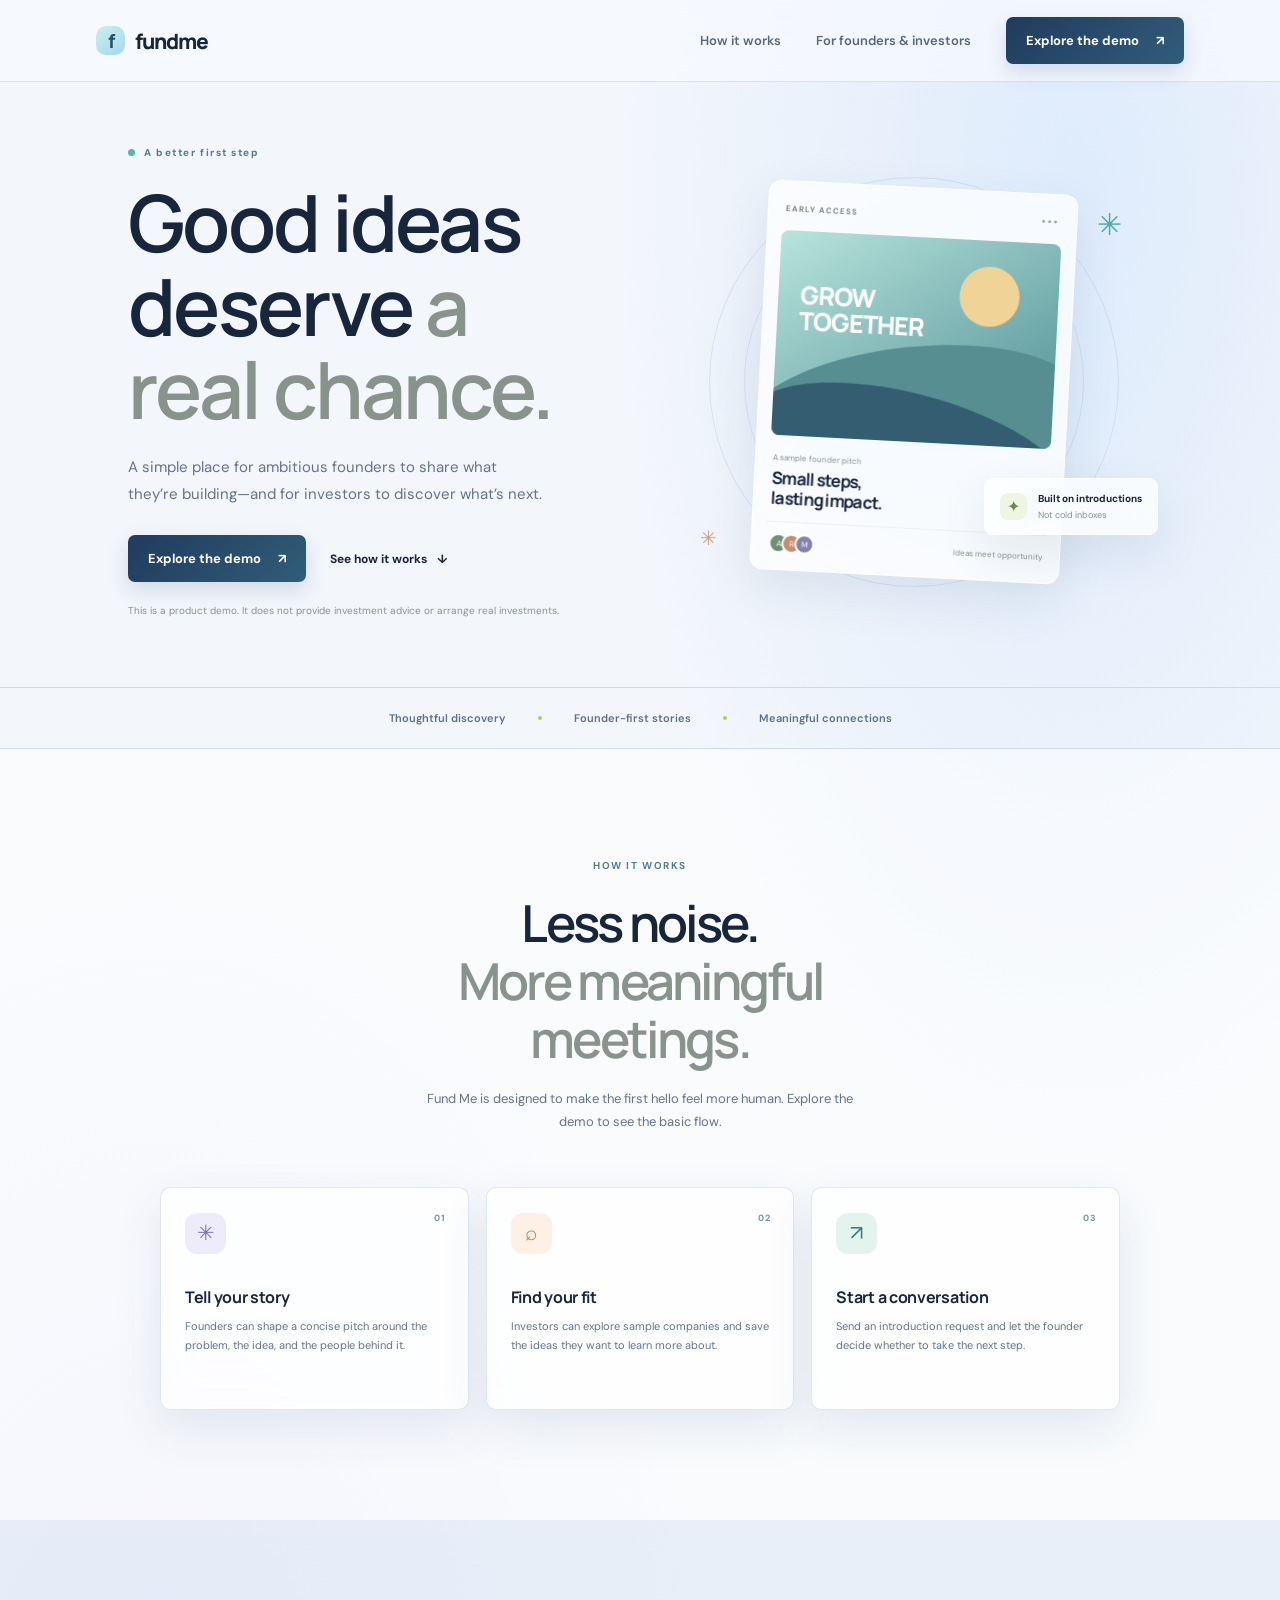
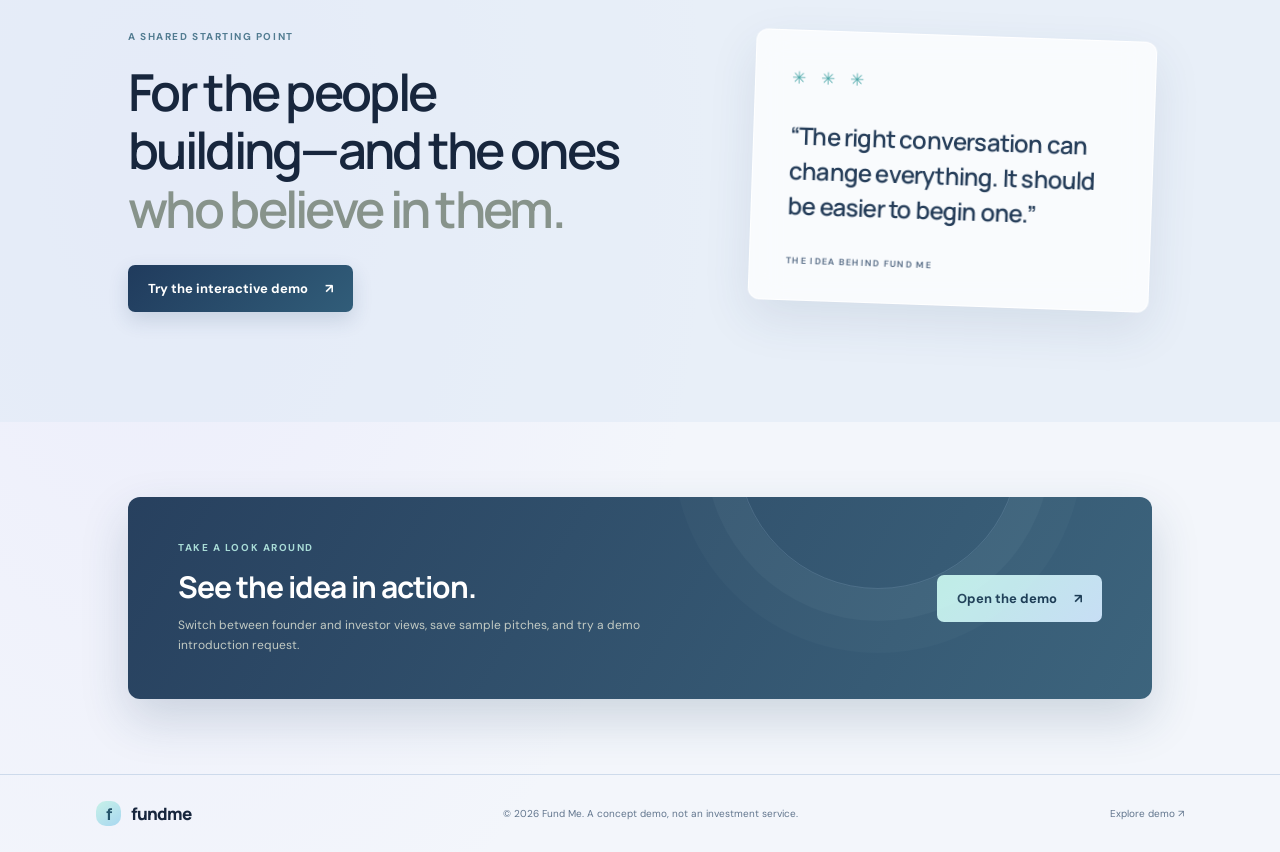
<file: outputs/index.html>
<!doctype html>
<html lang="en">
<head>
  <meta charset="utf-8">
  <meta name="viewport" content="width=device-width, initial-scale=1">
  <meta name="theme-color" content="#f6f7f2">
  <meta name="description" content="A simple demo for discovering early-stage companies and exploring founder-investor introductions.">
  <title>Fund Me — Meet the next big idea</title>
  <link rel="preconnect" href="https://fonts.googleapis.com">
  <link rel="preconnect" href="https://fonts.gstatic.com" crossorigin>
  <link href="https://fonts.googleapis.com/css2?family=DM+Sans:wght@400;500;600;700&family=Manrope:wght@400;500;600;700;800&display=swap" rel="stylesheet">
  <link rel="stylesheet" href="styles.css">
  <script src="script.js" defer></script>
</head>
<body>
  <header class="site-header">
    <a class="brand" href="index.html" aria-label="Fund Me home"><span class="brand-mark">f</span> fundme</a>
    <nav class="site-nav" aria-label="Main navigation">
      <a href="#how-it-works">How it works</a>
      <a href="#built-for">For founders & investors</a>
      <a class="button button-dark nav-cta" href="app.html">Explore the demo <span aria-hidden="true">↗</span></a>
    </nav>
  </header>

  <main>
    <section class="hero">
      <div class="hero-copy">
        <p class="eyebrow"><span class="eyebrow-dot"></span> A better first step</p>
        <h1>Good ideas deserve <span>a real chance.</span></h1>
        <p class="hero-description">A simple place for ambitious founders to share what they’re building—and for investors to discover what’s next.</p>
        <div class="hero-actions">
          <a class="button button-dark" href="app.html">Explore the demo <span aria-hidden="true">↗</span></a>
          <a class="text-link" href="#how-it-works">See how it works <span aria-hidden="true">↓</span></a>
        </div>
        <p class="fine-print">This is a product demo. It does not provide investment advice or arrange real investments.</p>
      </div>
      <div class="hero-art" aria-label="Illustration of a founder pitch card">
        <div class="orbit orbit-one"></div>
        <div class="orbit orbit-two"></div>
        <div class="spark spark-one">✳</div>
        <div class="spark spark-two">✳</div>
        <div class="pitch-preview">
          <div class="preview-top"><span class="preview-tag">EARLY ACCESS</span><span class="preview-dots">···</span></div>
          <div class="preview-art"><div class="sun"></div><div class="hill hill-back"></div><div class="hill hill-front"></div><span class="art-word">GROW<br>TOGETHER</span></div>
          <div class="preview-info"><div><p class="preview-label">A sample founder pitch</p><h2>Small steps,<br>lasting impact.</h2></div><span class="arrow-circle">↗</span></div>
          <div class="preview-foot"><span><i class="avatar avatar-a">A</i><i class="avatar avatar-b">R</i><i class="avatar avatar-c">M</i></span><span>Ideas meet opportunity</span></div>
        </div>
        <div class="float-note"><span class="float-icon">✦</span><span><b>Built on introductions</b><small>Not cold inboxes</small></span></div>
      </div>
    </section>

    <section class="proof-strip" aria-label="Platform values">
      <span>Thoughtful discovery</span><i></i><span>Founder-first stories</span><i></i><span>Meaningful connections</span>
    </section>

    <section class="section how-section" id="how-it-works">
      <div class="section-heading">
        <p class="eyebrow">HOW IT WORKS</p>
        <h2>Less noise.<br><span>More meaningful meetings.</span></h2>
        <p>Fund Me is designed to make the first hello feel more human. Explore the demo to see the basic flow.</p>
      </div>
      <div class="steps">
        <article class="step-card"><span class="step-number">01</span><div class="step-icon lilac">✳</div><h3>Tell your story</h3><p>Founders can shape a concise pitch around the problem, the idea, and the people behind it.</p></article>
        <article class="step-card"><span class="step-number">02</span><div class="step-icon peach">⌕</div><h3>Find your fit</h3><p>Investors can explore sample companies and save the ideas they want to learn more about.</p></article>
        <article class="step-card"><span class="step-number">03</span><div class="step-icon mint">↗</div><h3>Start a conversation</h3><p>Send an introduction request and let the founder decide whether to take the next step.</p></article>
      </div>
    </section>

    <section class="section audience-section" id="built-for">
      <div class="audience-copy"><p class="eyebrow">A SHARED STARTING POINT</p><h2>For the people<br>building—and the ones<br><span>who believe in them.</span></h2><a class="button button-dark" href="app.html">Try the interactive demo <span aria-hidden="true">↗</span></a></div>
      <div class="audience-note"><div class="note-stars">✳ &nbsp; ✳ &nbsp; ✳</div><blockquote>“The right conversation can change everything. It should be easier to begin one.”</blockquote><span>THE IDEA BEHIND FUND ME</span></div>
    </section>

    <section class="demo-callout">
      <div><p class="eyebrow">TAKE A LOOK AROUND</p><h2>See the idea in action.</h2><p>Switch between founder and investor views, save sample pitches, and try a demo introduction request.</p></div>
      <a class="button button-light" href="app.html">Open the demo <span aria-hidden="true">↗</span></a>
    </section>
  </main>

  <footer class="site-footer"><a class="brand" href="index.html"><span class="brand-mark">f</span> fundme</a><p>© <span id="year"></span> Fund Me. A concept demo, not an investment service.</p><a href="app.html">Explore demo ↗</a></footer>
</body>
</html>
</file>
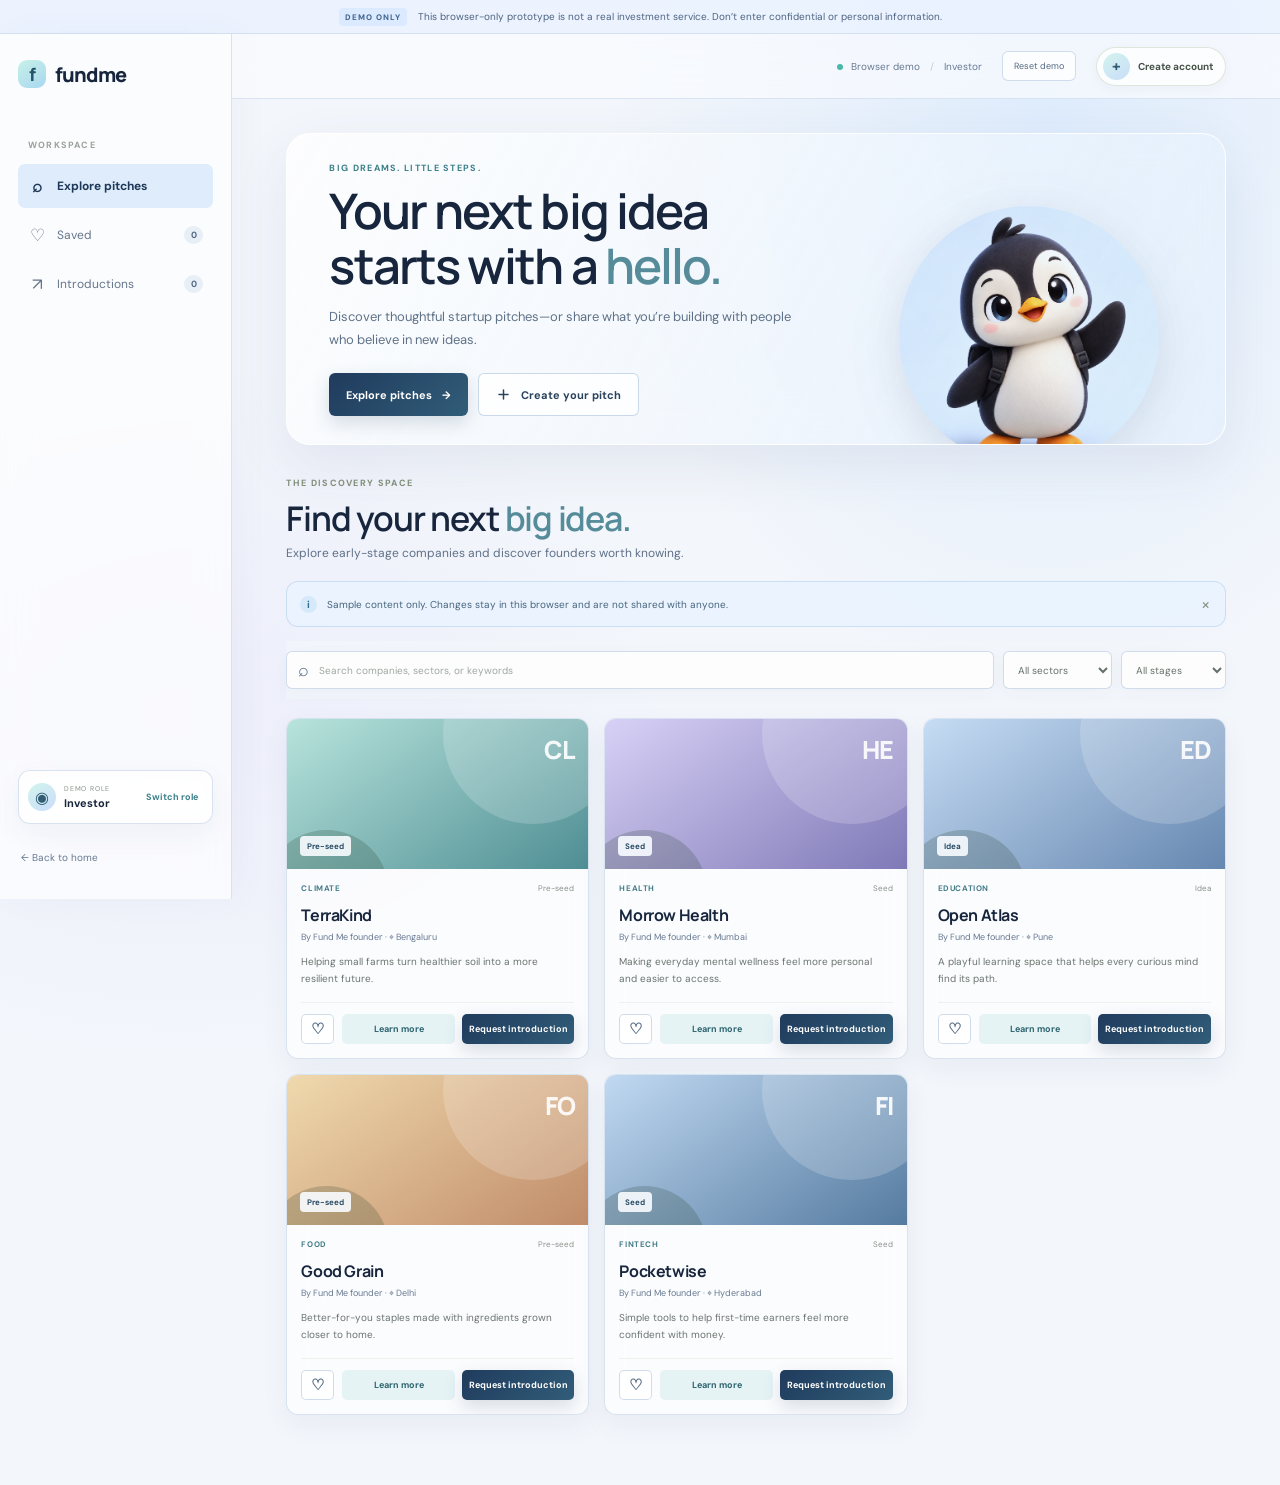
<file: outputs/app.html>
<!doctype html>
<html lang="en">
<head>
  <meta charset="utf-8">
  <meta name="viewport" content="width=device-width, initial-scale=1">
  <meta name="theme-color" content="#f6f7f2">
  <meta name="description" content="Explore the Fund Me founder and investor demo.">
  <title>Explore | Fund Me</title>
  <link rel="preconnect" href="https://fonts.googleapis.com">
  <link rel="preconnect" href="https://fonts.gstatic.com" crossorigin>
  <link href="https://fonts.googleapis.com/css2?family=DM+Sans:wght@400;500;600;700&family=Manrope:wght@400;500;600;700;800&display=swap" rel="stylesheet">
  <link rel="stylesheet" href="app.css">
  <script src="app.js" defer></script>
</head>
<body>
  <div class="demo-banner"><span>DEMO ONLY</span> This browser-only prototype is not a real investment service. Don’t enter confidential or personal information.</div>
  <div id="toast" class="toast" role="status" aria-live="polite" hidden></div>
  <div class="workspace">
    <aside class="sidebar">
      <a class="brand" href="index.html"><span class="brand-mark">f</span> fundme</a>
      <div class="side-label">WORKSPACE</div>
      <nav class="side-nav" aria-label="Workspace">
        <button class="nav-item active" data-view="discover"><span>⌕</span> Explore pitches</button>
        <button class="nav-item" data-view="saved"><span>♡</span> Saved <b class="nav-count" id="saved-count">0</b></button>
        <button class="nav-item" data-view="inbox"><span>↗</span> Introductions <b class="nav-count" id="inbox-count">0</b></button>
      </nav>
      <div class="sidebar-bottom">
        <div class="role-card"><span class="role-icon">◉</span><div><small>DEMO ROLE</small><strong id="role-label">Investor</strong></div><button id="role-toggle" class="switch-role">Switch role</button></div>
        <a class="back-link" href="index.html">← Back to home</a>
      </div>
    </aside>
    <main class="main-panel">
      <header class="topbar"><div class="mobile-brand"><a class="brand" href="index.html"><span class="brand-mark">f</span> fundme</a></div><div class="topbar-note"><span class="status-dot"></span> Browser demo <span class="topbar-sep">/</span> <span id="topbar-role">Investor</span></div><button class="reset-button" id="reset-demo">Reset demo</button><button class="account-button" id="account-action"><span class="account-avatar" id="account-avatar">+</span><span id="account-action-label">Create account</span></button></header>
      <div class="page-content">
        <section class="welcome-hero" id="welcome-hero">
          <div class="welcome-copy">
            <p class="eyebrow">BIG DREAMS. LITTLE STEPS.</p>
            <h1 id="welcome-title">Your next big idea<br>starts with a <span>hello.</span></h1>
            <p>Discover thoughtful startup pitches—or share what you’re building with people who believe in new ideas.</p>
            <div class="welcome-actions">
              <button class="button button-dark" id="hero-explore">Explore pitches <span aria-hidden="true">→</span></button>
              <button class="button button-soft" id="create-pitch"><svg aria-hidden="true" viewBox="0 0 20 20"><path d="M10 4v12M4 10h12"/></svg><span>Create your pitch</span></button>
            </div>
          </div>
          <img class="welcome-mascot" src="assets/fundme-penguin.png" alt="Fund Me penguin mascot waving with a backpack" width="360" height="360">
        </section>
        <section class="page-heading"><div><p class="eyebrow" id="page-eyebrow">THE DISCOVERY SPACE</p><h2 id="page-title">Find your next <span>big idea.</span></h2><p id="page-description">Explore early-stage companies and discover founders worth knowing.</p></div></section>
        <div class="demo-notice"><span>i</span><p>Sample content only. Changes stay in this browser and are not shared with anyone.</p><button id="dismiss-notice" aria-label="Dismiss notice">×</button></div>
        <section id="discover-controls" class="controls"><label class="search-box"><span>⌕</span><input id="search-input" type="search" placeholder="Search companies, sectors, or keywords" aria-label="Search companies, sectors, or keywords"></label><label class="select-box"><span class="sr-only">Filter by sector</span><select id="sector-filter"><option value="all">All sectors</option><option>Climate</option><option>Health</option><option>Education</option><option>Food</option><option>Fintech</option></select></label><label class="select-box"><span class="sr-only">Filter by stage</span><select id="stage-filter"><option value="all">All stages</option><option>Idea</option><option>Pre-seed</option><option>Seed</option></select></label></section>
        <section id="pitch-grid" class="pitch-grid" aria-live="polite"></section>
        <section id="empty-state" class="empty-state" hidden><img src="assets/fundme-penguin.png" alt="" width="96" height="96"><h2 id="empty-title">No pitches found</h2><p id="empty-description">Try changing your search or filters.</p></section>
        <section id="inbox-view" class="inbox-view" hidden><div class="inbox-heading"><h2>Introduction requests</h2><p>Requests created in this browser appear here.</p></div><div id="request-list"></div></section>
      </div>
    </main>
  </div>

  <dialog id="pitch-dialog" class="pitch-dialog wizard-dialog">
    <form id="pitch-form">
      <div class="dialog-heading"><div><p class="eyebrow">A FEW SIMPLE STEPS</p><h2 id="wizard-title">Your startup basics</h2></div><button class="icon-button" type="button" id="close-dialog" aria-label="Close pitch editor">×</button></div>
      <div class="wizard-progress" aria-label="Pitch creation progress"><span id="wizard-progress-fill"></span></div>
      <div class="wizard-step-label"><span id="wizard-step-name">Step 1 of 4</span><span>Draft saves in this browser</span></div>
      <p class="dialog-warning">Demo only: your draft is stored in this browser. Selected media is previewed locally and is not uploaded.</p>
      <section class="wizard-page" data-step="0">
        <label>Startup name<input name="name" required maxlength="60" autocomplete="organization" placeholder="e.g. Green Path"></label>
        <label>One-line description<textarea name="description" required maxlength="180" rows="3" placeholder="What are you building, in one clear sentence?"></textarea></label>
        <div class="form-row"><label>Category<select name="sector"><option value="">Choose a category</option><option>Climate</option><option>Health</option><option>Education</option><option>Food</option><option>Fintech</option><option>Other</option></select></label><label>Stage<select name="stage"><option value="">Choose a stage</option><option>Idea</option><option>Pre-seed</option><option>Seed</option></select></label></div>
      </section>
      <section class="wizard-page" data-step="1" hidden>
        <label>What problem are you solving?<textarea name="problem" required maxlength="500" rows="3" placeholder="Who has this problem, and why does it matter?"></textarea></label>
        <label>How does your idea help?<textarea name="solution" required maxlength="500" rows="3" placeholder="What is your approach?"></textarea></label>
        <div class="form-row"><label>Founder name<input name="founderName" required maxlength="60" autocomplete="name" placeholder="Your name"></label><label>Location<input name="location" required maxlength="60" autocomplete="address-level2" placeholder="e.g. Bengaluru"></label></div>
        <label>Funding goal <span class="optional-label">Optional · INR</span><input name="fundingGoal" type="number" min="0" max="10000000000" step="10000" inputmode="numeric" placeholder="Leave blank if you prefer"></label>
      </section>
      <section class="wizard-page" data-step="2" hidden>
        <label class="upload-zone"><span class="upload-icon">▧</span><strong>Add photos</strong><span>Choose up to 4 images · JPG, PNG, or WebP · 5 MB each</span><input id="photo-files" type="file" accept="image/jpeg,image/png,image/webp" multiple><span class="button button-quiet upload-trigger">Choose photos</span></label>
        <div class="media-preview-grid" id="photo-previews" aria-live="polite"></div>
        <label class="upload-zone video-zone"><span class="upload-icon">▷</span><strong>Add a pitch video</strong><span>MP4, WebM, or MOV · up to 100 MB · one video</span><input id="video-file" type="file" accept="video/mp4,video/webm,video/quicktime"><span class="button button-quiet upload-trigger">Choose video</span></label>
        <div class="video-preview" id="video-preview" aria-live="polite"></div>
        <p class="upload-hint">Preview files on this device only. They are not uploaded or saved with your draft in this demo.</p>
      </section>
      <section class="wizard-page" data-step="3" hidden>
        <div class="pitch-preview" id="pitch-preview" aria-live="polite"></div>
        <p class="dialog-warning">Before publishing: your sample pitch is visible only in this browser. A real public pitch needs a backend, secure media storage, and privacy controls.</p>
      </section>
      <p class="form-error" id="wizard-error" role="alert" hidden></p>
      <div class="dialog-actions wizard-actions"><button class="button button-quiet" type="button" id="cancel-dialog">Save draft & close</button><button class="button button-quiet" type="button" id="wizard-back" hidden>Back</button><button class="button button-dark" type="button" id="wizard-next">Continue <span aria-hidden="true">→</span></button><button class="button button-dark" type="submit" id="wizard-publish" hidden>Publish sample pitch <span aria-hidden="true">↗</span></button></div>
    </form>
  </dialog>

  <dialog id="details-dialog" class="pitch-dialog details-dialog">
    <div id="details-content"></div>
    <div class="dialog-actions"><button class="button button-quiet" type="button" id="close-details">Close</button><button class="button button-dark" type="button" id="details-contact">Contact founder</button></div>
  </dialog>

  <dialog id="account-dialog" class="pitch-dialog account-dialog">
    <form id="account-form">
      <div class="dialog-heading"><div><p class="eyebrow">WELCOME TO FUND ME</p><h2 id="account-dialog-title">Create your demo profile</h2></div><button class="icon-button" type="button" id="close-account-dialog" aria-label="Close">×</button></div>
      <p class="dialog-warning">Demo only: this profile stays in this browser. There is no password, secure sign-in, or shared account yet.</p>
      <div class="account-mode" role="group" aria-label="Profile action"><button type="button" class="account-mode-button active" data-account-mode="create">Create profile</button><button type="button" class="account-mode-button" data-account-mode="signin">Use saved profile</button></div>
      <label>Your name<input name="displayName" required maxlength="50" autocomplete="name" placeholder="How should we call you?"></label>
      <label>I’m here as
        <select name="role" required>
          <option value="founder">A founder — I want to share a pitch</option>
          <option value="investor">An investor — I want to discover ideas</option>
        </select>
      </label>
      <p class="form-error" id="account-error" role="alert" hidden></p>
      <div class="dialog-actions"><button class="button button-quiet" type="button" id="cancel-account-dialog">Cancel</button><button class="button button-dark" type="submit" id="account-submit">Create demo profile <span aria-hidden="true">↗</span></button></div>
    </form>
  </dialog>
</body>
</html>
</file>
<file: outputs/styles.css>
:root{--ink:#1d2521;--muted:#6b756f;--paper:#f6f7f2;--white:#fff;--green:#c8f169;--line:#e4e8df;--font:"DM Sans",sans-serif;--display:"Manrope",sans-serif}
*{box-sizing:border-box}
html{scroll-behavior:smooth}
body{margin:0;background:var(--paper);color:var(--ink);font-family:var(--font);-webkit-font-smoothing:antialiased}
a{color:inherit;text-decoration:none}
.site-header{height:82px;padding:0 7.5%;display:flex;align-items:center;justify-content:space-between;border-bottom:1px solid rgba(29,37,33,.06)}
.brand{display:inline-flex;align-items:center;gap:10px;font:800 21px var(--display);letter-spacing:-1.1px}
.brand-mark{width:29px;height:29px;border-radius:10px;background:var(--green);display:grid;place-items:center;font:800 19px var(--display);letter-spacing:-1px}
.site-nav{display:flex;align-items:center;gap:35px;font-size:13px;font-weight:600}
.site-nav>a:not(.button){color:#535e57}
.button{display:inline-flex;align-items:center;justify-content:center;gap:17px;border-radius:7px;padding:15px 20px;font-size:13px;font-weight:700;transition:transform .2s,background .2s}
.button:hover{transform:translateY(-2px)}
.button-dark{background:var(--ink);color:#fff}
.button-dark:hover{background:#39443e}
.button-light{background:var(--green);color:var(--ink)}
.hero{padding:64px 10% 70px;display:grid;grid-template-columns:1fr 1fr;align-items:center;gap:7%;min-height:570px;overflow:hidden}
.hero-copy{max-width:510px}
.eyebrow{font-size:10px;letter-spacing:1.55px;font-weight:700;color:#68746b;margin:0 0 22px}
.hero-copy .eyebrow{display:flex;align-items:center;gap:9px}
.eyebrow-dot{width:7px;height:7px;background:#a6d94d;border-radius:50%}
h1,h2,h3,p{margin-top:0}
h1,h2{font-family:var(--display);letter-spacing:-2.7px}
h1{font-size:clamp(48px,6.2vw,79px);line-height:1.06;margin:0 0 22px;font-weight:600}
h1 span,.section-heading h2 span,.audience-copy h2 span{color:#87938b}
.hero-description{max-width:420px;color:var(--muted);font-size:15px;line-height:1.8}
.hero-actions{display:flex;align-items:center;gap:24px;margin-top:27px}
.text-link{font-size:12px;font-weight:700}
.text-link span{margin-left:7px}
.fine-print{font-size:10px;color:#89928b;margin:22px 0 0}
.hero-art{position:relative;min-height:440px;display:grid;place-items:center}
.orbit{position:absolute;border:1px solid #e5e9df;border-radius:50%;width:410px;height:410px}
.orbit-two{width:340px;height:340px}
.pitch-preview{width:min(310px,78%);position:relative;z-index:1;background:#fff;border-radius:13px;padding:14px;box-shadow:0 25px 60px rgba(34,46,37,.12);transform:rotate(3deg)}
.preview-top,.preview-info,.preview-foot{display:flex;justify-content:space-between;align-items:center}
.preview-top{padding:2px 3px 12px}
.preview-tag{font-size:8px;letter-spacing:1px;font-weight:700;color:#7a877b}
.preview-dots{letter-spacing:2px;font-weight:700;color:#87918a}
.preview-art{height:205px;border-radius:8px;overflow:hidden;position:relative;background:#b8d4a0}
.sun{position:absolute;width:60px;height:60px;right:39px;top:26px;background:#e8c98c;border-radius:50%}
.hill{position:absolute;width:120%;height:130px;border-radius:50% 50% 0 0;bottom:-58px;left:-10%}
.hill-back{background:#789777;transform:rotate(-9deg);bottom:-35px}
.hill-front{background:#486c5c;transform:rotate(12deg);bottom:-82px}
.art-word{position:absolute;z-index:2;top:51px;left:22px;font:800 25px/1.05 var(--display);letter-spacing:-1px;color:#fff}
.preview-info{padding:17px 3px 13px;align-items:flex-end}
.preview-label{font-size:8px;color:#819087;margin:0 0 6px}
.preview-info h2{font-size:17px;line-height:1.18;letter-spacing:-.7px;margin:0}
.arrow-circle{width:28px;height:28px;background:var(--green);border-radius:50%;display:grid;place-items:center;font-size:13px}
.preview-foot{padding:11px 3px 2px;border-top:1px solid #edf0eb;font-size:8px;color:#839087}
.avatar{width:20px;height:20px;border-radius:50%;display:inline-grid;place-items:center;color:#fff;font-size:8px;font-style:normal;border:2px solid #fff;margin-right:-7px}
.avatar-a{background:#6e8f74}.avatar-b{background:#c78d70}.avatar-c{background:#8681aa}
.spark{position:absolute;color:#a6ce63;font-size:30px}
.spark-one{top:43px;right:30px}.spark-two{bottom:51px;left:24px;font-size:20px;color:#d4a07e}
.float-note{position:absolute;z-index:2;right:-6px;bottom:67px;display:flex;align-items:center;gap:11px;background:#fff;padding:13px 15px;border-radius:9px;box-shadow:0 12px 30px rgba(34,46,37,.1)}
.float-note b,.float-note small{display:block}.float-note b{font-size:10px}.float-note small{font-size:9px;color:#89928b;margin-top:4px}.float-icon{width:27px;height:27px;border-radius:8px;background:#eef5e5;display:grid;place-items:center;color:#6b8c4c}
.proof-strip{border-top:1px solid var(--line);border-bottom:1px solid var(--line);display:flex;align-items:center;justify-content:center;gap:32px;padding:23px 15px;color:#667168;font-size:11px;font-weight:600}
.proof-strip i{width:4px;height:4px;background:#a7d452;border-radius:50%}
.section{padding:110px 10%}
.how-section{background:#fff}
.section-heading{max-width:560px;margin:0 auto 54px;text-align:center}
.section-heading h2,.audience-copy h2{font-size:clamp(36px,4vw,51px);line-height:1.14;margin:0 0 18px;font-weight:600}
.section-heading>p:last-child{max-width:430px;margin:0 auto;color:var(--muted);font-size:13px;line-height:1.8}
.steps{display:grid;grid-template-columns:repeat(3,1fr);gap:17px;max-width:960px;margin:0 auto}
.step-card{position:relative;border:1px solid #edf0eb;border-radius:10px;padding:25px 24px 23px;min-height:223px;background:#fff}
.step-number{position:absolute;right:22px;top:24px;font-size:9px;font-weight:700;color:#98a198;letter-spacing:1px}
.step-icon{width:41px;height:41px;border-radius:12px;display:grid;place-items:center;font-size:21px;margin-bottom:32px}
.lilac{background:#f0eefa;color:#8f82c2}.peach{background:#faeee6;color:#c58d66}.mint{background:#edf5df;color:#759250}
.step-card h3{font:700 16px var(--display);letter-spacing:-.3px;margin:0 0 9px}
.step-card p{color:var(--muted);font-size:11px;line-height:1.7;margin:0}
.audience-section{display:grid;grid-template-columns:1fr .8fr;align-items:center;gap:12%;background:#edf0e8}
.audience-copy .eyebrow{margin-bottom:20px}
.audience-copy h2{margin-bottom:27px}
.audience-note{background:#fff;border-radius:12px;padding:36px 36px 31px;transform:rotate(2deg);box-shadow:0 15px 35px rgba(34,46,37,.06)}
.note-stars{color:#a5cd66;font-size:17px}
.audience-note blockquote{margin:30px 0 25px;font:600 24px/1.45 var(--display);letter-spacing:-.8px}
.audience-note>span{font-size:9px;letter-spacing:1.3px;color:#7c887e;font-weight:700}
.demo-callout{margin:75px 10%;padding:44px 50px;background:#26312a;color:white;border-radius:12px;display:flex;align-items:center;justify-content:space-between;gap:25px}
.demo-callout .eyebrow{color:#c1dd8d;margin-bottom:12px}
.demo-callout h2{font-size:30px;letter-spacing:-1px;margin:0 0 9px}
.demo-callout p:last-child{font-size:12px;color:#c3cbc4;margin:0;max-width:490px;line-height:1.65}
.site-footer{padding:26px 7.5%;border-top:1px solid var(--line);display:flex;align-items:center;justify-content:space-between}
.site-footer p,.site-footer>a:last-child{font-size:10px;color:#707a72;margin:0}
.site-footer .brand{font-size:17px}
.site-footer .brand-mark{width:25px;height:25px;font-size:16px}
@media(max-width:800px){.hero{padding:55px 7% 48px;gap:2%;grid-template-columns:1fr 1fr}.hero-art{min-height:370px}.orbit{width:330px;height:330px}.orbit-two{width:280px;height:280px}.pitch-preview{width:260px}.preview-art{height:170px}.float-note{right:-10px;bottom:35px}.section{padding:80px 7%}.audience-section{gap:7%}}
@media(max-width:600px){.site-header{height:68px;padding:0 6%}.site-nav{gap:0}.site-nav>a:not(.button){display:none}.nav-cta{padding:12px 13px;font-size:11px}.brand{font-size:19px}.hero{padding:53px 7% 35px;grid-template-columns:1fr;gap:15px}.hero-copy{max-width:480px}.hero-art{min-height:355px}.pitch-preview{width:270px}.proof-strip{gap:12px;flex-wrap:wrap;font-size:9px;padding:17px}.section{padding:72px 7%}.section-heading{margin-bottom:34px}.steps{grid-template-columns:1fr}.step-card{min-height:190px}.step-icon{margin-bottom:24px}.audience-section{grid-template-columns:1fr;gap:38px}.audience-note{max-width:430px}.demo-callout{margin:40px 6%;padding:31px 25px;align-items:flex-start;flex-direction:column}.demo-callout h2{font-size:26px}.site-footer{padding:23px 6%;gap:13px;flex-wrap:wrap}.site-footer p{order:3;flex-basis:100%}}
@media(prefers-reduced-motion:reduce){html{scroll-behavior:auto}*,*::before,*::after{transition:none!important}}

/* Matching cool-blue glass palette for the public landing page */
:root{--ink:#17263d;--muted:#63748b;--paper:#f3f6fb;--green:#b9ebe3;--line:#dce5ef}
body{background:radial-gradient(ellipse at 84% 8%,rgba(160,205,255,.25),transparent 30%),radial-gradient(ellipse at 12% 72%,rgba(194,183,255,.14),transparent 35%),#f3f6fb;color:var(--ink)}
.site-header{position:sticky;top:0;z-index:5;background:rgba(247,250,255,.74);border-color:rgba(205,219,237,.75);backdrop-filter:blur(18px);-webkit-backdrop-filter:blur(18px)}
.brand-mark{background:linear-gradient(145deg,#c7f1e8,#a8d7f0);color:#24536a}
.site-nav>a:not(.button){color:#536982}
.button-dark{background:linear-gradient(135deg,#203b5d,#315d79);box-shadow:0 8px 20px rgba(35,68,103,.16)}
.button-dark:hover{background:linear-gradient(135deg,#294b70,#38728a)}
.button-light{background:linear-gradient(135deg,#bdece4,#c7def5);color:#1d3d56}
.eyebrow{color:#527c91}
.eyebrow-dot{background:#54b9ad}
.hero{position:relative}
.hero-art:before{content:"";position:absolute;inset:30px 0;border-radius:48%;background:radial-gradient(ellipse,rgba(192,222,247,.35),transparent 70%)}
.orbit{border-color:rgba(132,170,208,.22)}
.pitch-preview,.float-note,.step-card,.audience-note{background:rgba(255,255,255,.73);border:1px solid rgba(255,255,255,.9);box-shadow:0 18px 48px rgba(42,72,109,.1);backdrop-filter:blur(18px);-webkit-backdrop-filter:blur(18px)}
.preview-art{background:linear-gradient(145deg,#b8e4dc,#4f8e94)}
.sun{background:#f0d397}
.hill-back{background:#578e92}
.hill-front{background:#345d71}
.arrow-circle{background:linear-gradient(145deg,#bdece4,#c7def5);color:#244b65}
.proof-strip{border-color:rgba(195,211,230,.76);color:#5c7189}
.proof-strip i,.note-stars,.spark-one{color:#50a9aa}
.spark-one,.eyebrow-dot{color:#50a9aa}
.how-section{background:rgba(255,255,255,.48)}
.step-card{border-color:rgba(204,218,235,.65)}
.step-number{color:#7b91a7}
.lilac{background:#eeecfb;color:#7775ad}
.peach{background:#fff0e6;color:#b87958}
.mint{background:#e3f4ef;color:#397e79}
.audience-section{background:rgba(224,235,247,.58)}
.audience-note blockquote{color:#253d59}
.audience-note>span,.site-footer p,.site-footer>a:last-child{color:#61758d}
.demo-callout{position:relative;overflow:hidden;background:linear-gradient(120deg,rgba(31,57,88,.96),rgba(49,91,117,.94));box-shadow:0 20px 48px rgba(35,64,98,.18)}
.demo-callout:after{content:"";position:absolute;width:280px;height:280px;right:13%;top:-190px;border:1px solid rgba(206,236,255,.15);border-radius:50%;box-shadow:0 0 0 32px rgba(206,236,255,.035),0 0 0 64px rgba(206,236,255,.025);pointer-events:none}
.demo-callout .eyebrow{color:#a9dcd7}
.site-footer{border-color:rgba(195,211,230,.76)}
@media(prefers-reduced-transparency:reduce){.site-header,.pitch-preview,.float-note,.step-card,.audience-note{backdrop-filter:none;-webkit-backdrop-filter:none;background:#fff}}
</file>
<file: outputs/app.css>
:root{--ink:#1d2521;--muted:#707a73;--paper:#f6f7f2;--white:#fff;--green:#c8f169;--line:#e5e9e1;--font:"DM Sans",sans-serif;--display:"Manrope",sans-serif}
*{box-sizing:border-box}
body{margin:0;background:#f7f8f5;color:var(--ink);font-family:var(--font);-webkit-font-smoothing:antialiased}
button,input,select,textarea{font:inherit}
button{cursor:pointer}
a{color:inherit;text-decoration:none}
.demo-banner{background:#fff4db;color:#765520;text-align:center;padding:9px 16px;font-size:10px;line-height:1.5}.demo-banner span{font-size:8px;font-weight:800;letter-spacing:1px;background:#f7e5b7;padding:4px 6px;border-radius:4px;margin-right:8px}
.workspace{min-height:calc(100vh - 35px);display:grid;grid-template-columns:232px 1fr}
.sidebar{position:sticky;top:0;height:calc(100vh - 35px);min-height:500px;background:#fff;border-right:1px solid var(--line);padding:26px 18px;display:flex;flex-direction:column}
.brand{display:inline-flex;align-items:center;gap:9px;font:800 20px var(--display);letter-spacing:-1px}
.brand-mark{width:28px;height:28px;border-radius:9px;background:var(--green);display:grid;place-items:center;font:800 18px var(--display)}
.side-label{margin:51px 0 13px 10px;color:#99a199;font-size:9px;letter-spacing:1.2px;font-weight:700}
.side-nav{display:grid;gap:5px}
.nav-item{border:0;background:transparent;text-align:left;border-radius:7px;padding:11px 10px;font-size:12px;color:#6c776f;display:flex;align-items:center;gap:11px}
.nav-item>span{font-size:17px;width:18px;text-align:center}.nav-item.active{color:var(--ink);background:#f1f5ea;font-weight:700}.nav-count{margin-left:auto;background:#eef0eb;color:#737c74;border-radius:10px;min-width:19px;text-align:center;font-size:9px;padding:3px 5px}
.sidebar-bottom{margin-top:auto}
.role-card{border:1px solid var(--line);border-radius:8px;padding:12px 9px;display:flex;align-items:center;gap:8px;margin-bottom:18px}
.role-icon{width:28px;height:28px;background:#edf3e6;color:#749348;border-radius:50%;display:grid;place-items:center}
.role-card small,.role-card strong{display:block}.role-card small{font-size:7px;letter-spacing:.8px;color:#88928a}.role-card strong{font-size:11px;margin-top:3px}
.switch-role{border:0;background:none;color:#718d4a;font-size:9px;font-weight:700;margin-left:auto;padding:5px}
.back-link{display:block;padding:9px 3px;color:#778179;font-size:10px}
.main-panel{min-width:0}
.topbar{height:65px;border-bottom:1px solid var(--line);background:rgba(255,255,255,.82);display:flex;align-items:center;justify-content:flex-end;padding:0 5.2%;gap:20px}
.topbar-note{font-size:10px;color:#778179}.status-dot{display:inline-block;width:6px;height:6px;border-radius:50%;background:#a5d155;margin-right:5px}.topbar-sep{color:#c5cbc4;margin:0 7px}
.reset-button{border:1px solid var(--line);background:#fff;padding:8px 11px;border-radius:6px;color:#6d786f;font-size:9px}
.mobile-switch{display:none;border:0;background:#edf4e3;color:#526b3e;padding:8px 9px;border-radius:5px;font-size:9px;font-weight:700}
.mobile-brand{display:none}
.page-content{max-width:1120px;padding:47px 5.2% 70px;margin:0 auto}
.page-heading{display:flex;align-items:flex-end;justify-content:space-between;gap:18px;margin-bottom:28px}
.eyebrow{font-size:9px;letter-spacing:1.3px;font-weight:700;color:#829078;margin:0 0 10px}
.page-heading h1{font:600 clamp(32px,4vw,45px)/1.13 var(--display);letter-spacing:-1.8px;margin:0 0 9px}
.page-heading h1 span{color:#839086}.page-heading p:last-child{font-size:12px;color:#7a847c;margin:0}
.button{border:0;border-radius:6px;padding:12px 15px;font-size:10px;font-weight:700;display:inline-flex;align-items:center;justify-content:center;gap:10px}
.button-dark{background:var(--ink);color:#fff}.button-dark:hover{background:#37423b}.create-button{white-space:nowrap}
.demo-notice{display:flex;align-items:center;gap:10px;padding:11px 13px;border:1px solid #e8eedc;background:#f5f8ee;border-radius:7px;margin-bottom:20px}
.demo-notice>span{width:17px;height:17px;display:grid;place-items:center;background:#e5efcf;color:#708d47;border-radius:50%;font-size:10px;font-weight:700}
.demo-notice p{font-size:10px;color:#65735d;margin:0;flex:1}.demo-notice button{border:0;background:none;color:#879180;font-size:17px;padding:0 2px}
.controls{display:flex;gap:9px;margin-bottom:19px}
.search-box,.select-box{height:38px;background:#fff;border:1px solid var(--line);border-radius:6px;display:flex;align-items:center}
.search-box{flex:1;padding:0 11px;gap:8px;color:#7c887d}.search-box>span{font-size:18px}.search-box input{width:100%;border:0;outline:0;background:transparent;font-size:10px;color:var(--ink)}
.search-box input::placeholder{color:#a0a8a0}
.select-box select{height:100%;border:0;outline:0;background:transparent;padding:0 27px 0 10px;color:#667168;font-size:10px;max-width:145px}
.pitch-grid{display:grid;grid-template-columns:repeat(3,minmax(0,1fr));gap:15px}
.pitch-card{background:#fff;border:1px solid var(--line);border-radius:8px;overflow:hidden;display:flex;flex-direction:column;min-width:0}
.card-art{height:118px;position:relative;overflow:hidden;display:flex;align-items:flex-end;padding:13px}
.card-art.climate{background:linear-gradient(150deg,#bfd8a7,#718f72)}.card-art.health{background:linear-gradient(140deg,#eac4a9,#a76f71)}.card-art.education{background:linear-gradient(140deg,#d9c9ed,#8173aa)}.card-art.food{background:linear-gradient(140deg,#f1d88f,#a6a55a)}.card-art.fintech{background:linear-gradient(140deg,#b9d1de,#567f8b)}
.card-art:before,.card-art:after{content:"";position:absolute;border-radius:50%;background:rgba(255,255,255,.18)}.card-art:before{width:180px;height:180px;right:-35px;top:-75px}.card-art:after{width:125px;height:125px;left:-23px;bottom:-86px;background:rgba(31,56,39,.2)}
.art-shape{position:absolute;font:800 25px var(--display);letter-spacing:-1.4px;color:rgba(255,255,255,.9);right:14px;top:13px}
.stage-chip{position:relative;z-index:1;padding:5px 7px;background:rgba(255,255,255,.86);border-radius:4px;font-size:8px;font-weight:700;color:#43554a}
.card-body{padding:14px;display:flex;flex-direction:column;flex:1}
.card-meta{display:flex;align-items:center;justify-content:space-between;gap:8px;color:#879187;font-size:8px}
.sector-label{font-size:8px;letter-spacing:.6px;text-transform:uppercase;font-weight:700;color:#72866b}
.pitch-card h2{font:700 16px var(--display);letter-spacing:-.4px;margin:11px 0 5px}
.pitch-card .location{color:#879087;font-size:9px;margin:0 0 11px}
.pitch-card .description{font-size:10px;line-height:1.65;color:#69746d;margin:0 0 15px;flex:1}
.card-actions{display:flex;gap:7px;border-top:1px solid #eff1ed;padding-top:11px}
.card-actions button{height:30px;border-radius:5px;font-size:9px;font-weight:700}
.save-button{width:33px;border:1px solid var(--line);background:#fff;color:#6a766d;font-size:15px!important}.save-button.saved{color:#648641;background:#f2f7e9;border-color:#e3ebd7}
.intro-button{flex:1;border:0;background:#edf4e3;color:#526b3e}.intro-button.requested{background:#f1f2ef;color:#7c847d}
.empty-state{text-align:center;padding:60px 20px;color:#7c877e}.empty-state>div{color:#a5ce62;font-size:26px}.empty-state h2{font:700 19px var(--display);color:var(--ink);margin:10px 0}.empty-state p{font-size:11px}
.empty-state img{width:96px;height:96px;object-fit:contain;mix-blend-mode:multiply}
.toast{position:fixed;z-index:20;right:22px;bottom:22px;max-width:min(360px,calc(100vw - 32px));padding:12px 16px;border:1px solid rgba(255,255,255,.8);border-radius:11px;background:rgba(35,47,37,.9);color:#fff;font-size:11px;line-height:1.55;box-shadow:0 12px 35px rgba(27,39,29,.22);backdrop-filter:blur(16px);-webkit-backdrop-filter:blur(16px)}
.inbox-view{margin-top:4px}.inbox-heading h2{font:700 19px var(--display);margin:0 0 5px}.inbox-heading p{font-size:11px;color:#7c867e;margin:0 0 18px}
.request-card{display:flex;align-items:center;gap:14px;background:#fff;border:1px solid var(--line);border-radius:7px;padding:14px;margin-bottom:9px}
.request-avatar{flex:none;width:36px;height:36px;display:grid;place-items:center;background:#edf4e3;border-radius:50%;color:#6b8746;font:700 13px var(--display)}
.request-content{min-width:0;flex:1}.request-content strong{font-size:11px}.request-content p{font-size:9px;color:#7b857d;margin:4px 0 0}.request-status{font-size:8px;text-transform:uppercase;letter-spacing:.6px;font-weight:700;color:#758b56}
.request-status.declined{color:#a27168}.request-actions{display:flex;gap:6px}.request-actions button{border:1px solid var(--line);background:white;border-radius:5px;padding:7px 9px;font-size:9px;color:#657168}.request-actions .accept-button{background:#eef4e5;color:#5a763a;border-color:#e2ebd6}
.empty-inbox{text-align:center;background:#fff;border:1px dashed #dce2d9;border-radius:7px;padding:40px 20px;color:#7e887f;font-size:11px}
.pitch-dialog{border:0;border-radius:11px;padding:27px;width:min(470px,calc(100% - 28px));box-shadow:0 22px 80px rgba(19,31,22,.24);color:var(--ink)}
.pitch-dialog::backdrop{background:rgba(18,27,21,.44)}
.dialog-heading{display:flex;justify-content:space-between;align-items:flex-start}.dialog-heading .eyebrow{margin-bottom:5px}.dialog-heading h2{font:700 22px var(--display);letter-spacing:-.8px;margin:0}
.icon-button{border:0;background:#f1f3ef;border-radius:50%;width:27px;height:27px;font-size:18px;color:#707a72}
.dialog-warning{padding:10px;background:#fff5e0;color:#786231;font-size:9px;line-height:1.5;border-radius:5px;margin:17px 0}
.pitch-dialog label{display:block;font-size:10px;font-weight:700;margin:12px 0;color:#5d685f}
.pitch-dialog input,.pitch-dialog select,.pitch-dialog textarea{display:block;width:100%;padding:10px;margin-top:6px;border:1px solid var(--line);border-radius:5px;font-size:11px;color:var(--ink);outline-color:#a6c679;background:#fff}
.pitch-dialog textarea{resize:vertical}.pitch-dialog input::placeholder,.pitch-dialog textarea::placeholder{color:#a2aaa3}
.form-row{display:grid;grid-template-columns:1fr 1fr;gap:12px}
.dialog-actions{display:flex;justify-content:flex-end;gap:8px;margin-top:20px}.button-quiet{background:#f2f4f0;color:#69746b}
.sr-only{position:absolute;width:1px;height:1px;padding:0;margin:-1px;overflow:hidden;clip:rect(0,0,0,0);white-space:nowrap;border:0}
[hidden]{display:none!important}
@media(max-width:1000px){.workspace{grid-template-columns:205px 1fr}.pitch-grid{grid-template-columns:repeat(2,minmax(0,1fr))}}
@media(max-width:650px){.demo-banner{font-size:9px}.workspace{display:block;min-height:calc(100vh - 35px)}.sidebar{position:static;height:auto;min-height:0;padding:13px 5% 0;border-right:0;border-bottom:1px solid var(--line)}.sidebar>.brand,.side-label,.sidebar-bottom{display:none}.side-nav{display:flex;gap:5px;overflow-x:auto}.nav-item{white-space:nowrap;padding:10px 12px;font-size:10px}.topbar{height:52px;padding:0 5%;justify-content:space-between;gap:7px}.mobile-brand{display:block}.mobile-brand .brand{font-size:16px}.mobile-brand .brand-mark{width:23px;height:23px;font-size:15px;border-radius:7px}.topbar-note{font-size:8px}.mobile-switch{display:block}.reset-button{font-size:8px;padding:7px}.page-content{padding:34px 5% 55px}.page-heading{align-items:flex-start;flex-direction:column}.page-heading h1{font-size:34px}.create-button{align-self:flex-start}.controls{flex-wrap:wrap}.search-box{flex-basis:100%}.select-box{flex:1}.select-box select{width:100%;max-width:none}.pitch-grid{grid-template-columns:1fr}.card-art{height:140px}.request-card{align-items:flex-start;flex-wrap:wrap}.request-content{flex-basis:calc(100% - 55px)}.request-actions{margin-left:50px}.form-row{gap:7px}.pitch-dialog{padding:21px}}
@media(prefers-reduced-motion:reduce){*{scroll-behavior:auto!important;transition:none!important}}

/* Softer glass surfaces and quick actions keep the demo inviting without hiding its controls. */
body{background:radial-gradient(ellipse at 86% 4%,rgba(200,241,105,.13),transparent 30%),#f7f8f5}
.sidebar{background:rgba(255,255,255,.82);backdrop-filter:blur(16px);-webkit-backdrop-filter:blur(16px)}
.topbar{position:sticky;top:0;z-index:5;background:rgba(255,255,255,.78);backdrop-filter:blur(18px);-webkit-backdrop-filter:blur(18px)}
.pitch-card,.step-card,.role-card,.demo-notice{border-radius:12px}
.pitch-card{background:rgba(255,255,255,.86);box-shadow:0 8px 26px rgba(37,54,39,.045);transition:transform .2s ease,box-shadow .2s ease}
.pitch-card:hover{transform:translateY(-3px);box-shadow:0 14px 32px rgba(37,54,39,.09)}
.account-button{display:inline-flex;align-items:center;gap:8px;max-width:180px;border:1px solid rgba(220,228,215,.9);border-radius:999px;background:rgba(255,255,255,.78);padding:5px 12px 5px 6px;color:#465248;font-size:10px;font-weight:700;box-shadow:0 3px 12px rgba(37,54,39,.04);transition:background .2s,transform .2s}
.account-button:hover{background:#fff;transform:translateY(-1px)}
.account-avatar{width:27px;height:27px;flex:none;border-radius:50%;display:grid;place-items:center;background:linear-gradient(145deg,#d9f3aa,#a8d75c);color:#35462b;font-size:15px;font-weight:700}
.account-button #account-action-label{overflow:hidden;text-overflow:ellipsis;white-space:nowrap}
.create-button{padding:13px 17px;border-radius:8px;box-shadow:0 6px 16px rgba(29,37,33,.13);transition:transform .2s,box-shadow .2s,background .2s}
.create-button:hover{transform:translateY(-2px);box-shadow:0 10px 22px rgba(29,37,33,.18)}
.create-button svg{width:16px;height:16px;fill:none;stroke:currentColor;stroke-width:2;stroke-linecap:round}
.pitch-dialog{background:rgba(255,255,255,.96);backdrop-filter:blur(18px);-webkit-backdrop-filter:blur(18px);border:1px solid rgba(255,255,255,.8);border-radius:16px}
.pitch-dialog::backdrop{background:rgba(20,30,22,.42);backdrop-filter:blur(4px)}
.pitch-dialog input:focus,.pitch-dialog select:focus,.pitch-dialog textarea:focus{border-color:#a6c679;box-shadow:0 0 0 3px rgba(166,198,121,.18)}
.account-dialog{width:min(440px,calc(100% - 28px))}
button:focus-visible,a:focus-visible,input:focus-visible,select:focus-visible,textarea:focus-visible{outline:3px solid rgba(126,165,73,.55);outline-offset:2px}
@media(max-width:650px){.topbar-note{display:none}.account-button{padding:4px;border:0;background:transparent;box-shadow:none}.account-button #account-action-label{display:none}.account-avatar{width:29px;height:29px}.create-button{align-self:flex-start}}

.page-content{max-width:1180px;padding-top:34px}
.welcome-hero{position:relative;display:flex;align-items:center;justify-content:space-between;gap:22px;min-height:260px;overflow:hidden;padding:28px 42px;margin-bottom:32px;border:1px solid rgba(255,255,255,.82);border-radius:24px;background:linear-gradient(112deg,rgba(255,255,255,.9),rgba(245,248,237,.74));box-shadow:0 16px 46px rgba(35,51,37,.07);backdrop-filter:blur(20px);-webkit-backdrop-filter:blur(20px)}
.welcome-copy{position:relative;z-index:1;max-width:590px}
.welcome-copy .eyebrow{color:#68834e}
.welcome-copy h1{font:600 clamp(32px,4.2vw,49px)/1.12 var(--display);letter-spacing:-1.9px;margin:0 0 12px}
.welcome-copy h1 span{color:#81916e}
.welcome-copy>p:not(.eyebrow){max-width:480px;color:#68746a;font-size:13px;line-height:1.75;margin:0}
.welcome-actions{display:flex;gap:10px;flex-wrap:wrap;margin-top:22px}
.welcome-actions .button{min-height:43px;padding:12px 17px;font-size:11px}
.button-soft{background:rgba(255,255,255,.85);color:#354139;border:1px solid rgba(214,224,207,.9)}
.button-soft:hover{background:#fff}
.button-soft svg{width:15px;height:15px;fill:none;stroke:currentColor;stroke-width:2;stroke-linecap:round}
.welcome-mascot{position:absolute;width:260px;height:260px;object-fit:contain;right:7%;bottom:-22px;border-radius:50%;mix-blend-mode:multiply;filter:drop-shadow(0 10px 20px rgba(35,43,59,.12));pointer-events:none}
.page-heading{margin-bottom:20px}
.page-heading h2{font:600 clamp(25px,3vw,34px)/1.15 var(--display);letter-spacing:-1.2px;margin:0 0 7px}
.page-heading h2 span{color:#839086}
.demo-notice{margin-bottom:14px}
.controls{position:sticky;top:66px;z-index:3;padding:10px 0;background:rgba(247,248,245,.82);backdrop-filter:blur(12px);-webkit-backdrop-filter:blur(12px)}
.card-art{height:150px}
.card-photo,.card-video{position:absolute;inset:0;width:100%;height:100%;object-fit:cover;z-index:1;background:#e8ede7}
.card-art:has(.card-photo):before,.card-art:has(.card-photo):after,.card-art:has(.card-video):before,.card-art:has(.card-video):after{display:none}
.card-art:has(.card-photo) .art-shape,.card-art:has(.card-video) .art-shape{display:none}
.card-art:has(.card-photo) .stage-chip,.card-art:has(.card-video) .stage-chip{z-index:2}
.card-actions{display:grid;grid-template-columns:34px 1fr 1fr;align-items:stretch}
.card-actions .intro-button,.card-actions .contact-button{min-width:0;padding:0 6px}
.contact-button{border:0;border-radius:5px;background:#1d2521;color:#fff;font-size:9px;font-weight:700}
.contact-button:hover{background:#37423b}
.contact-button.requested{background:#eef1eb;color:#778179}
.account-mode{display:flex;gap:5px;padding:4px;margin:15px 0;background:#f0f3ed;border-radius:8px}
.account-mode-button{flex:1;border:0;border-radius:6px;padding:9px;background:transparent;color:#738071;font-size:10px;font-weight:700}
.account-mode-button.active{background:#fff;color:#303a32;box-shadow:0 2px 6px rgba(30,40,31,.08)}
.form-error{padding:10px 12px;margin:12px 0 0;border-radius:7px;background:#fff0ee;color:#a33d32;font-size:10px;line-height:1.5}
.wizard-dialog{width:min(620px,calc(100% - 28px));max-height:min(90vh,850px);overflow-y:auto}
.wizard-progress{height:5px;margin:20px 0 8px;overflow:hidden;border-radius:5px;background:#edf0e9}
.wizard-progress span{display:block;width:25%;height:100%;border-radius:inherit;background:linear-gradient(90deg,#9acb59,#d4e78c);transition:width .25s ease}
.wizard-step-label{display:flex;justify-content:space-between;gap:12px;color:#808980;font-size:9px}
.wizard-step-label span:first-child{color:#596b50;font-weight:700}
.wizard-page[hidden]{display:none}
.wizard-page{padding:4px 1px}
.wizard-page>label{margin-top:17px}
.optional-label{color:#9aa39a;font-size:9px;font-weight:500}
.upload-zone{position:relative;display:flex!important;flex-direction:column;align-items:center;gap:8px;padding:23px 15px;border:1px dashed #cbd7c4;border-radius:12px;background:rgba(244,248,239,.65);text-align:center;cursor:pointer}
.upload-zone:hover{border-color:#9bb77a;background:#f6f9f1}
.upload-zone strong{font-size:12px;color:#38453a}
.upload-zone>span:not(.upload-icon):not(.upload-trigger){font-size:9px;font-weight:400;color:#78837a}
.upload-icon{width:35px;height:35px;border-radius:11px;display:grid;place-items:center;background:#e7f0dd;color:#658246;font-size:20px}
.upload-zone input[type=file]{position:absolute;width:1px;height:1px;opacity:0;pointer-events:none}
.upload-trigger{font-size:9px!important;padding:9px 12px!important;margin-top:2px}
.video-zone{margin-top:14px!important}
.media-preview-grid{display:flex;gap:9px;flex-wrap:wrap;margin-top:10px}
.media-tile{position:relative;width:82px;height:72px;overflow:hidden;border-radius:8px;background:#edf0eb}
.media-tile img{width:100%;height:100%;object-fit:cover}
.media-remove{position:absolute;right:4px;top:4px;border:0;border-radius:20px;padding:3px 7px;background:rgba(255,255,255,.92);color:#354137;font-size:12px}
.video-preview{display:flex;align-items:center;gap:10px;flex-wrap:wrap;margin-top:9px;color:#6b756d;font-size:9px}
.video-preview video{width:140px;max-height:85px;border-radius:7px;background:#171b20}
.video-preview .media-remove{position:static;border:1px solid #e4e9e1}
.upload-hint{margin:13px 0 0;color:#7a857c;font-size:9px;line-height:1.6}
.wizard-actions{position:sticky;bottom:-27px;padding:14px 0 0;background:rgba(255,255,255,.94);backdrop-filter:blur(10px);-webkit-backdrop-filter:blur(10px)}
.wizard-actions #wizard-next,.wizard-actions #wizard-publish{margin-left:auto}
.pitch-preview{padding:15px;border:1px solid #e7ebe3;border-radius:12px;background:rgba(248,250,246,.8)}
.pitch-preview h3{margin:7px 0;font:700 20px var(--display);letter-spacing:-.7px}
.review-photos{display:flex;gap:7px;overflow:auto;margin:0 0 14px}
.review-photos img{width:95px;height:75px;flex:none;object-fit:cover;border-radius:8px}
.review-video,.details-media{width:100%;max-height:240px;object-fit:contain;border-radius:9px;background:#1b2024;margin-bottom:13px}
.review-byline,.details-byline{font-size:10px;color:#78847a;margin:0 0 10px}
.review-description,.details-summary{color:#59665c;font-size:11px;line-height:1.65}
.review-story{display:grid;grid-template-columns:1fr 1fr;gap:6px 16px;padding-top:7px;border-top:1px solid #e7ebe3}
.review-story h4{font-size:10px;margin:7px 0 0;color:#4e6343}
.review-story p,.details-story p{font-size:10px;line-height:1.6;color:#67726a;margin:3px 0 8px}
.review-goal,.details-goal{font-size:10px;font-weight:700;color:#5d743f}
.review-privacy,.privacy-note{padding:9px 10px;border-radius:7px;background:#f0f4e9;color:#647159;font-size:9px;line-height:1.55}
.details-dialog{width:min(560px,calc(100% - 28px))}
.details-dialog h2{font:700 25px var(--display);letter-spacing:-.8px;margin:4px 0 7px}
.details-story{padding:11px 0;border-top:1px solid #e8ece6;border-bottom:1px solid #e8ece6}
.details-story h3{margin:8px 0 2px;font:700 12px var(--display)}
.details-dialog .dialog-actions{position:sticky;bottom:-27px;padding:14px 0 0;background:rgba(255,255,255,.94)}
.details-dialog #details-contact{margin-left:auto}
@media(max-width:760px){.welcome-hero{min-height:245px;padding:25px 24px}.welcome-copy{max-width:65%}.welcome-mascot{width:210px;height:210px;right:0;bottom:-7px}.card-actions{grid-template-columns:34px 1fr}.card-actions .contact-button{grid-column:2}.card-actions .intro-button{grid-column:2}.pitch-grid{grid-template-columns:repeat(2,minmax(0,1fr))}}
@media(max-width:600px){.page-content{padding-top:22px}.welcome-hero{min-height:290px;align-items:flex-start;padding:24px 20px 18px}.welcome-copy{max-width:100%;padding-right:48px}.welcome-copy h1{font-size:32px}.welcome-copy>p:not(.eyebrow){max-width:330px;font-size:11px}.welcome-actions{position:relative;z-index:2;gap:8px;margin-top:16px}.welcome-actions .button{min-height:40px;padding:10px 11px;font-size:9px}.welcome-mascot{width:142px;height:142px;right:-6px;bottom:-11px;opacity:.72}.page-heading{margin-bottom:14px}.page-heading h2{font-size:25px}.controls{top:52px}.pitch-grid{grid-template-columns:1fr}.card-art{height:165px}.card-actions{grid-template-columns:38px 1fr 1fr}.card-actions .intro-button,.card-actions .contact-button{grid-column:auto}.account-dialog,.wizard-dialog{padding:21px}.wizard-step-label{font-size:8px}.review-story{grid-template-columns:1fr}.wizard-actions{bottom:-21px}.media-tile{width:72px;height:64px}}
@media(prefers-reduced-motion:reduce){.wizard-progress span,.pitch-card,.create-button{transition:none}}

/* Cool, calm glass theme */
:root{--ink:#17263d;--muted:#63748b;--paper:#f3f6fb;--white:#fff;--green:#b9ebe3;--line:#dce5ef}
body{background:radial-gradient(ellipse at 82% 8%,rgba(160,205,255,.25),transparent 30%),radial-gradient(ellipse at 14% 48%,rgba(194,183,255,.13),transparent 32%),#f3f6fb;color:var(--ink)}
.demo-banner{background:rgba(235,243,255,.9);color:#4d6380;border-bottom:1px solid rgba(202,218,237,.7)}
.demo-banner span{background:#dceaff;color:#41648e}
.sidebar{background:rgba(255,255,255,.66);border-color:rgba(206,220,237,.8);box-shadow:8px 0 34px rgba(48,76,112,.035)}
.topbar{background:rgba(250,252,255,.66);border-color:rgba(206,220,237,.72)}
.brand-mark{background:linear-gradient(145deg,#c7f1e8,#a8d7f0);color:#24536a}
.nav-item{color:#65758a}
.nav-item.active{color:#1d3858;background:rgba(210,229,249,.68)}
.nav-count{background:#e8eff7;color:#526984}
.role-card,.pitch-card,.request-card{border-color:rgba(205,219,235,.78);background:rgba(255,255,255,.68);box-shadow:0 10px 28px rgba(44,71,107,.055);backdrop-filter:blur(16px);-webkit-backdrop-filter:blur(16px)}
.role-icon,.account-avatar{background:linear-gradient(145deg,#d3f4ed,#c9ddfa);color:#315d74}
.switch-role,.sector-label,.welcome-copy .eyebrow{color:#397f88}
.topbar-note,.back-link,.pitch-card .location,.request-content p{color:#677991}
.status-dot{background:#48b8a8}
.reset-button,.search-box,.select-box,.save-button{background:rgba(255,255,255,.78);border-color:rgba(202,216,233,.88);color:#536982}
.reset-button:hover,.save-button:hover{background:#fff}
.button-dark,.contact-button{background:linear-gradient(135deg,#203b5d,#315d79);color:#fff;box-shadow:0 7px 18px rgba(35,68,103,.17)}
.button-dark:hover,.contact-button:hover{background:linear-gradient(135deg,#294b70,#38728a)}
.button-soft,.button-quiet{background:rgba(255,255,255,.74);border:1px solid rgba(193,211,231,.85);color:#29435d}
.button-soft:hover,.button-quiet:hover{background:rgba(255,255,255,.96)}
.welcome-hero{background:linear-gradient(120deg,rgba(255,255,255,.78),rgba(226,239,252,.62));border-color:rgba(255,255,255,.88);box-shadow:0 20px 56px rgba(50,83,124,.09)}
.welcome-copy h1 span,.page-heading h2 span{color:#568b99}
.welcome-copy>p:not(.eyebrow),.page-heading p:last-child{color:#5f7187}
.welcome-mascot{filter:drop-shadow(0 12px 24px rgba(48,73,109,.14))}
.demo-notice{background:rgba(231,243,255,.68);border-color:rgba(194,217,241,.8)}
.demo-notice>span{background:#d5e9fb;color:#39698f}
.demo-notice p{color:#47647d}
.controls{background:rgba(243,246,251,.78)}
.search-box,.select-box{box-shadow:0 5px 16px rgba(45,76,114,.035)}
.search-box:focus-within,.select-box:focus-within{border-color:#86b9d1;box-shadow:0 0 0 3px rgba(107,174,207,.15)}
.card-art.climate{background:linear-gradient(145deg,#b8e4dc,#4f8e94)}
.card-art.health{background:linear-gradient(145deg,#d8d1f6,#7f79b7)}
.card-art.education{background:linear-gradient(145deg,#c6dcf4,#6687b0)}
.card-art.food{background:linear-gradient(145deg,#f0d9ae,#c08c69)}
.card-art.fintech{background:linear-gradient(145deg,#c1d9f2,#557ba0)}
.stage-chip{color:#294c65;background:rgba(249,252,255,.9)}
.sector-label{color:#427c87}
.save-button.saved{color:#287f79;background:#e4f6f1;border-color:#c7e9e2}
.intro-button{background:#e5f3f5;color:#2e6470}
.contact-button.requested{background:#eaf0f6;color:#677991;box-shadow:none}
.empty-state img{mix-blend-mode:multiply}
.empty-inbox{background:rgba(255,255,255,.6);border-color:#d6e1ee;color:#61758d;backdrop-filter:blur(12px);-webkit-backdrop-filter:blur(12px)}
.request-avatar{background:#e1f3f0;color:#347e80}
.request-status{color:#39867f}
.request-status.declined{color:#a76f77}
.accept-button,.request-actions .accept-button{background:#e4f5ef!important;border-color:#c5e7db!important;color:#347569!important}
.pitch-dialog{background:rgba(250,252,255,.88);border-color:rgba(255,255,255,.92);box-shadow:0 28px 90px rgba(27,52,84,.25);backdrop-filter:blur(24px);-webkit-backdrop-filter:blur(24px)}
.pitch-dialog::backdrop{background:rgba(24,41,66,.4);backdrop-filter:blur(6px)}
.dialog-warning{background:#eaf3fb;color:#49627a}
.wizard-progress{background:#e5edf5}
.wizard-progress span{background:linear-gradient(90deg,#57b9ad,#76a9d8)}
.wizard-step-label span:first-child{color:#347e80}
.upload-zone{border-color:#b9d4e5;background:rgba(235,245,251,.62)}
.upload-zone:hover{border-color:#78afc8;background:#edf7fa}
.upload-icon{background:#def1f0;color:#367f83}
.pitch-preview{border-color:#dce7f0;background:rgba(244,248,252,.78)}
.review-story h4,.review-goal,.details-goal{color:#347e80}
.review-privacy,.privacy-note{background:#eaf5f2;color:#426e70}
.form-error{background:#fff0f0;color:#a33d48}
.account-mode{background:#eaf0f6}
.account-mode-button{color:#667a91}
.account-mode-button.active{color:#263f5a;box-shadow:0 3px 10px rgba(40,64,92,.1)}
.toast{background:rgba(28,48,72,.92);border-color:rgba(255,255,255,.35)}
button:focus-visible,a:focus-visible,input:focus-visible,select:focus-visible,textarea:focus-visible{outline-color:rgba(53,126,150,.75)}
@media(prefers-reduced-transparency:reduce){.sidebar,.topbar,.controls,.pitch-card,.role-card,.request-card,.pitch-dialog,.welcome-hero,.demo-notice,.empty-inbox{backdrop-filter:none;-webkit-backdrop-filter:none}}
</file>
